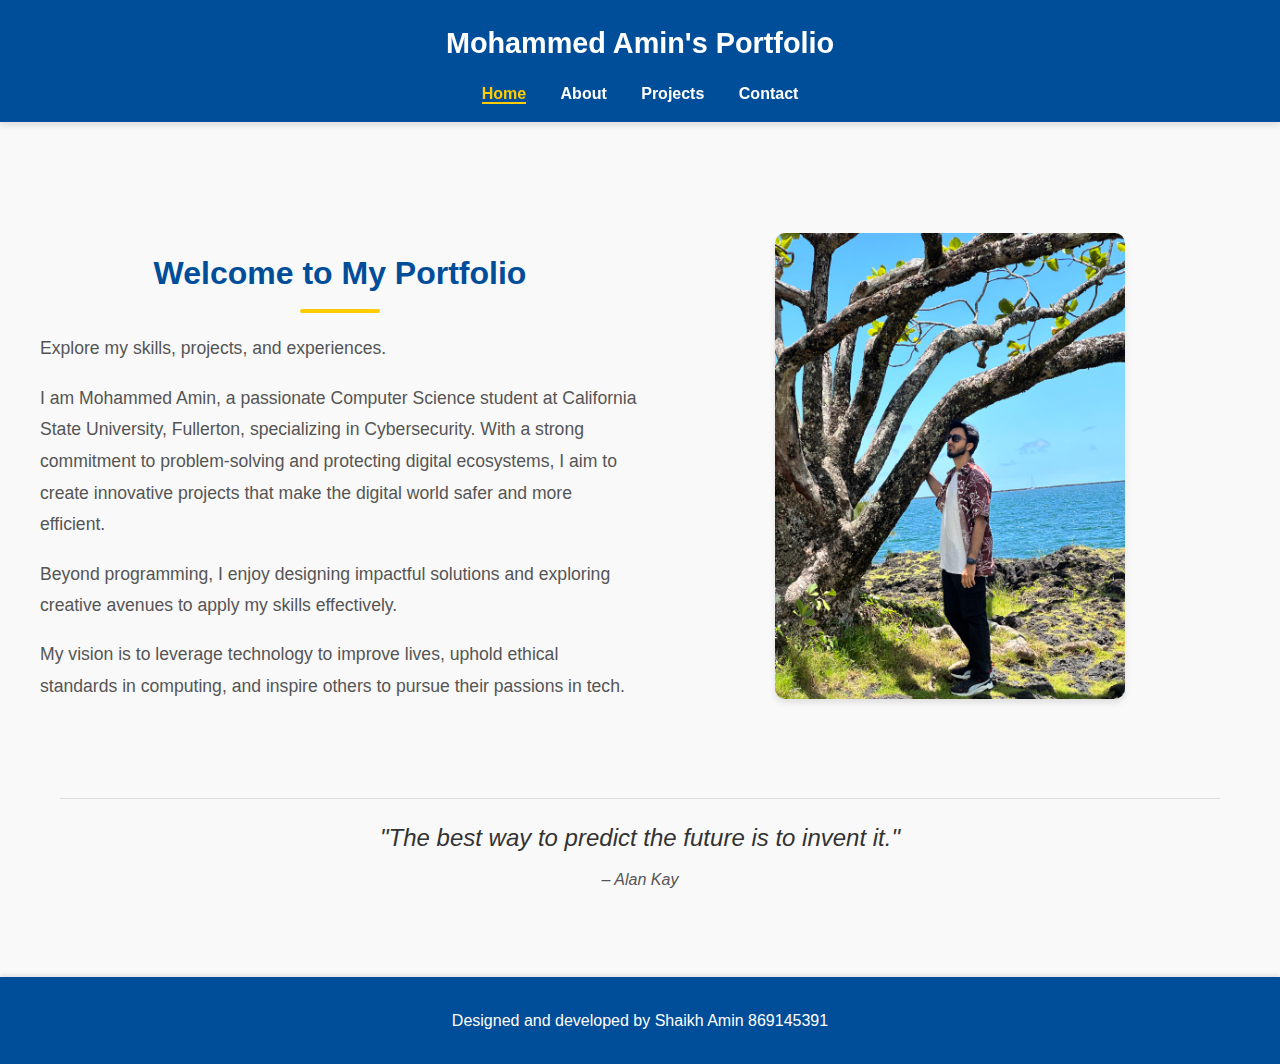
<file: index.html>
<!DOCTYPE html>
<html lang="en">
<head>
    <meta charset="UTF-8">
    <meta name="viewport" content="width=device-width, initial-scale=1.0">
    <title>Home - Mohammed Amin</title>
    <link rel="stylesheet" href="css/style.css">
</head>
<body>
    <header>
        <div class="container">
            <h1>Mohammed Amin's Portfolio</h1>
            <nav>
                <a href="index.html">Home</a>
                <a href="about.html" class="active">About</a>
                <a href="projects.html">Projects</a>
                <a href="contact.html">Contact</a>
            </nav>
        </div>
    </header>



    <section id="about">
        <div class="about-container-home">
            <div class="about-text-home">
                <h2>Welcome to My Portfolio</h2>
                <p>Explore my skills, projects, and experiences.</p>
                <p>
                    I am Mohammed Amin, a passionate Computer Science student at California State University, Fullerton, specializing in Cybersecurity. 
                    With a strong commitment to problem-solving and protecting digital ecosystems, I aim to create innovative projects that make the digital world safer and more efficient.
                </p>
                <p>
                    Beyond programming, I enjoy designing impactful solutions and exploring creative avenues to apply my skills effectively.
                </p>
                <p>
                    My vision is to leverage technology to improve lives, uphold ethical standards in computing, and inspire others to pursue their passions in tech.
                </p>
            </div>
            <div class="about-image-home">
                <img src="images/headshot.jpg" alt="Mohammed Amin's Headshot">
            </div>
        </div>
        <blockquote class="about-quote-home">
            "The best way to predict the future is to invent it."  
            <span>– Alan Kay</span>
        </blockquote>
    </section>
    



    <footer>
        <p>Designed and developed by Shaikh Amin 869145391</p>
    </footer>
    <script src="js/script.js"></script>
</body>
</html>
</file>
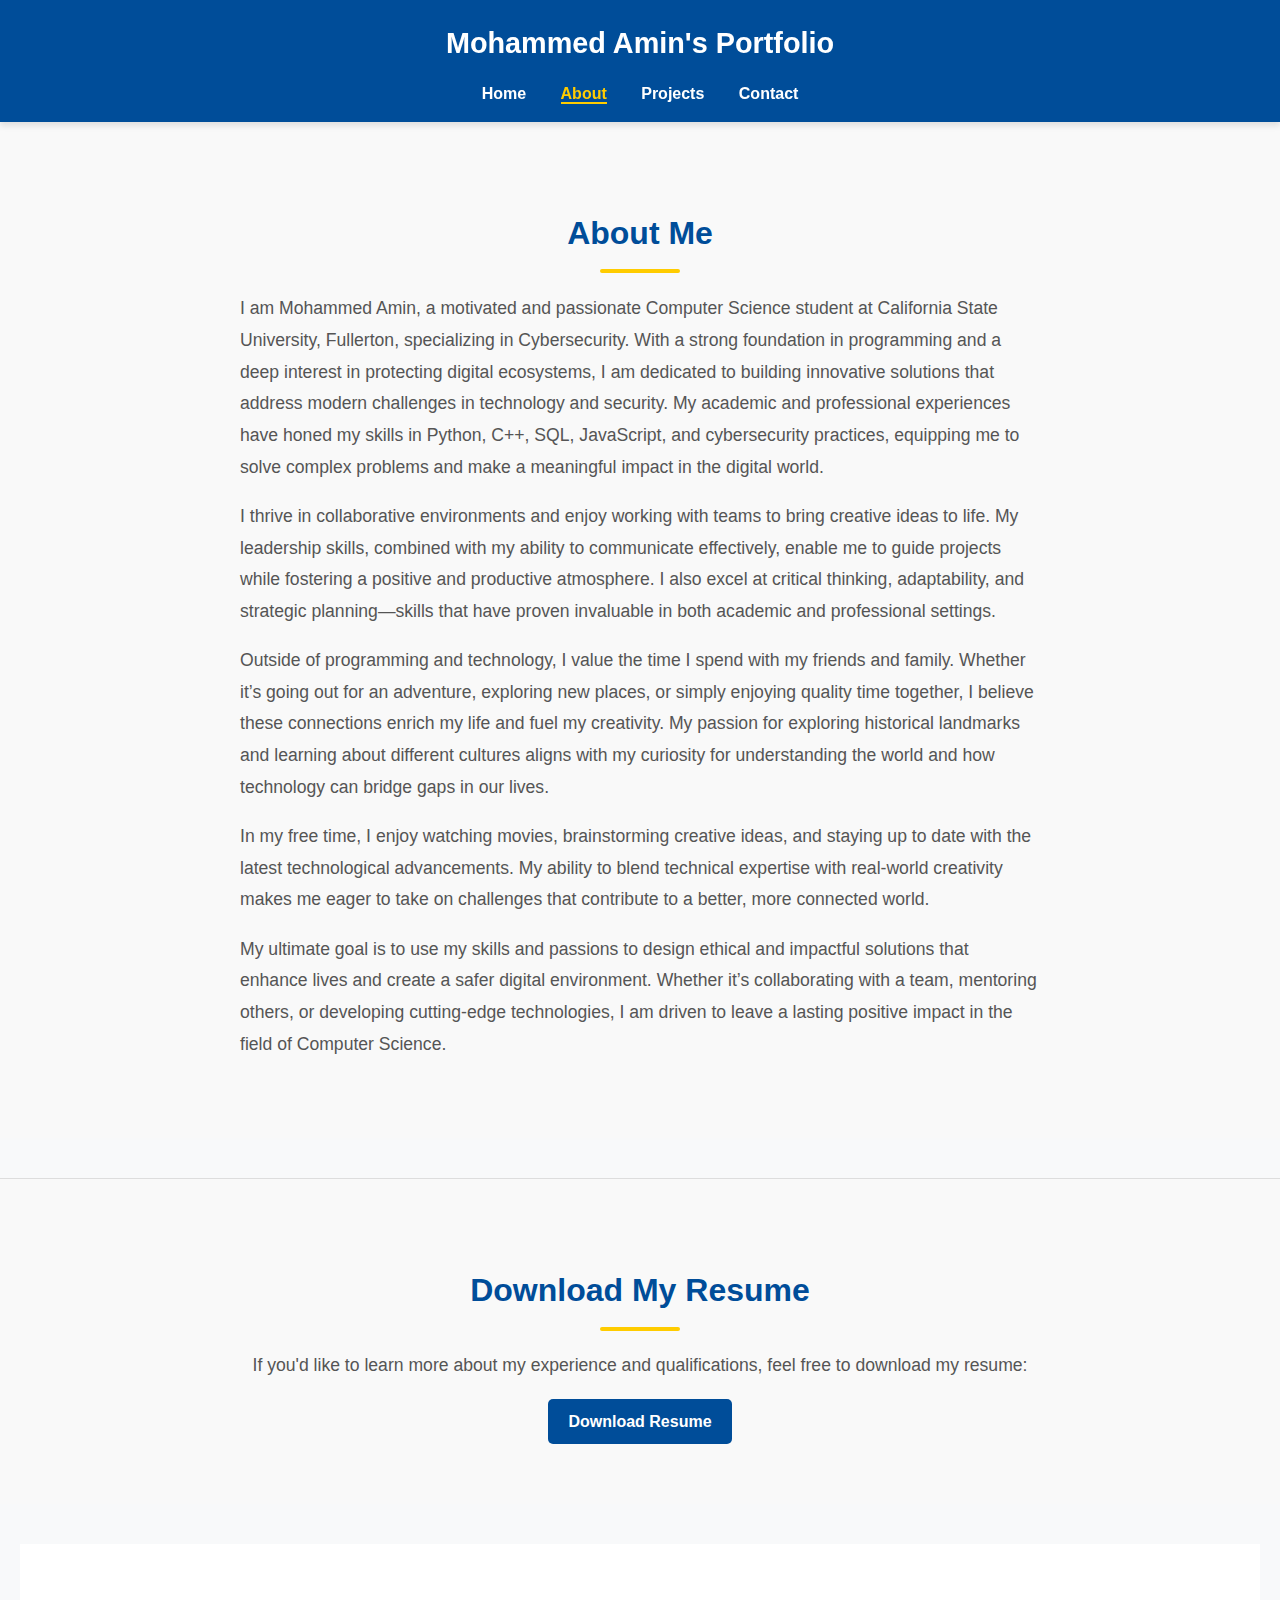
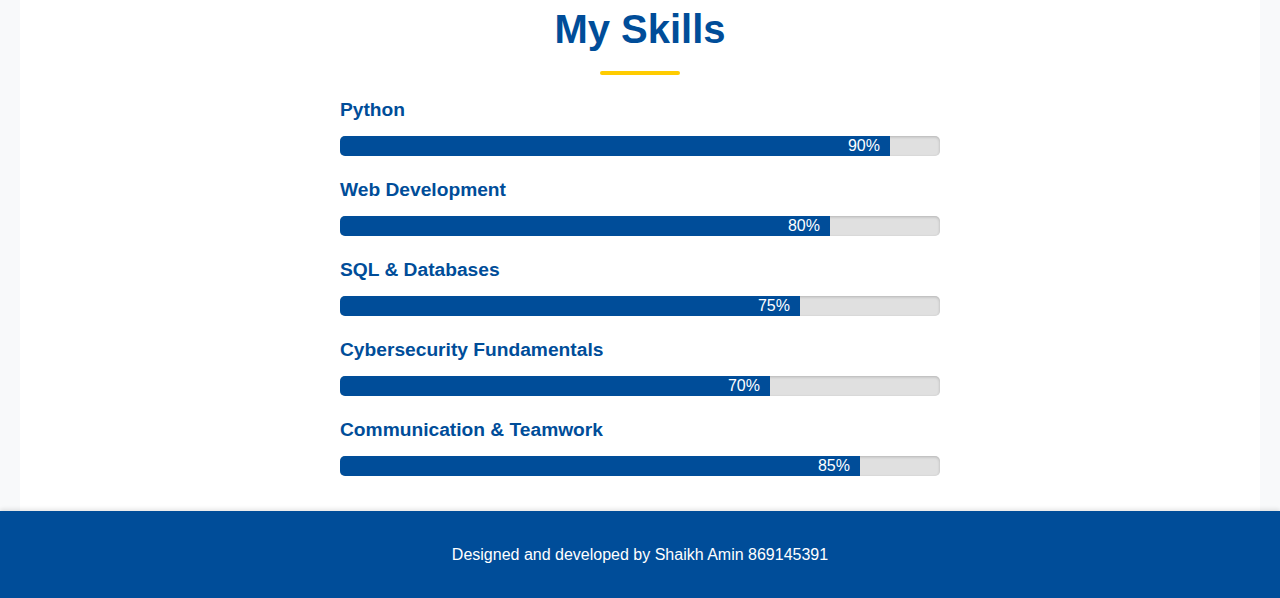
<file: about.html>
<!DOCTYPE html>
<html lang="en">
<head>
    <meta charset="UTF-8">
    <meta name="viewport" content="width=device-width, initial-scale=1.0">
    <title>About - Mohammed Amin</title>
    <link rel="stylesheet" href="css/style.css">
</head>
<body>
    <header>
        <div class="container">
            <h1>Mohammed Amin's Portfolio</h1>
            <nav>
                <a href="index.html">Home</a>
                <a href="about.html" class="active">About</a>
                <a href="projects.html">Projects</a>
                <a href="contact.html">Contact</a>
            </nav>
        </div>
    </header>

    <section id="about">
        <h2>About Me</h2>
        <div class="about-container">
            <p>
                I am Mohammed Amin, a motivated and passionate Computer Science student at California State University, Fullerton, specializing in Cybersecurity. 
                With a strong foundation in programming and a deep interest in protecting digital ecosystems, I am dedicated to building innovative solutions 
                that address modern challenges in technology and security. My academic and professional experiences have honed my skills in Python, C++, SQL, JavaScript, 
                and cybersecurity practices, equipping me to solve complex problems and make a meaningful impact in the digital world.
            <p>
                I thrive in collaborative environments and enjoy working with teams to bring creative ideas to life. My leadership skills, combined with my ability
                to communicate effectively, enable me to guide projects while fostering a positive and productive atmosphere. I also excel at critical thinking, 
                adaptability, and strategic planning—skills that have proven invaluable in both academic and professional settings.
            </p>
            <p>
                Outside of programming and technology, I value the time I spend with my friends and family. Whether it’s going out for an adventure, exploring new places, 
                or simply enjoying quality time together, I believe these connections enrich my life and fuel my creativity. My passion for exploring historical landmarks
                and learning about different cultures aligns with my curiosity for understanding the world and how technology can bridge gaps in our lives.         
            </p>
            <p>
                In my free time, I enjoy watching movies, brainstorming creative ideas, and staying up to date with the latest technological advancements. My ability 
                to blend technical expertise with real-world creativity makes me eager to take on challenges that contribute to a better, more connected world.
            </p>
            <p>
                My ultimate goal is to use my skills and passions to design ethical and impactful solutions that enhance lives and create a safer digital environment. 
                Whether it’s collaborating with a team, mentoring others, or developing cutting-edge technologies, I am driven to leave a lasting positive impact 
                in the field of Computer Science.
            </p>
        </div>
    </section>
    
        <section id="resume">
            <h2>Download My Resume</h2>
            <p>If you'd like to learn more about my experience and qualifications, feel free to download my resume:</p>
            <a href="resume/myresume.pdf" class="download-button" download>Download Resume</a>
        </section>

    <section id="skills">
        <h2>My Skills</h2>
        <div class="skill">
            <h3>Python</h3>
            <div class="skill-bar">
                <div class="proficiency" style="width: 90%;">90%</div>
            </div>
        </div>
        <div class="skill">
            <h3>Web Development</h3>
            <div class="skill-bar">
                <div class="proficiency" style="width: 80%;">80%</div>
            </div>
        </div>
        <div class="skill">
            <h3>SQL & Databases</h3>
            <div class="skill-bar">
                <div class="proficiency" style="width: 75%;">75%</div>
            </div>
        </div>
        <div class="skill">
            <h3>Cybersecurity Fundamentals</h3>
            <div class="skill-bar">
                <div class="proficiency" style="width: 70%;">70%</div>
            </div>
        </div>
        <div class="skill">
            <h3>Communication & Teamwork</h3>
            <div class="skill-bar">
                <div class="proficiency" style="width: 85%;">85%</div>
            </div>
        </div>
    </section>

    <footer>
        <p>Designed and developed by Shaikh Amin 869145391</p>
    </footer>
    <script src="js/script.js"></script>
</body>
</html>
</file>
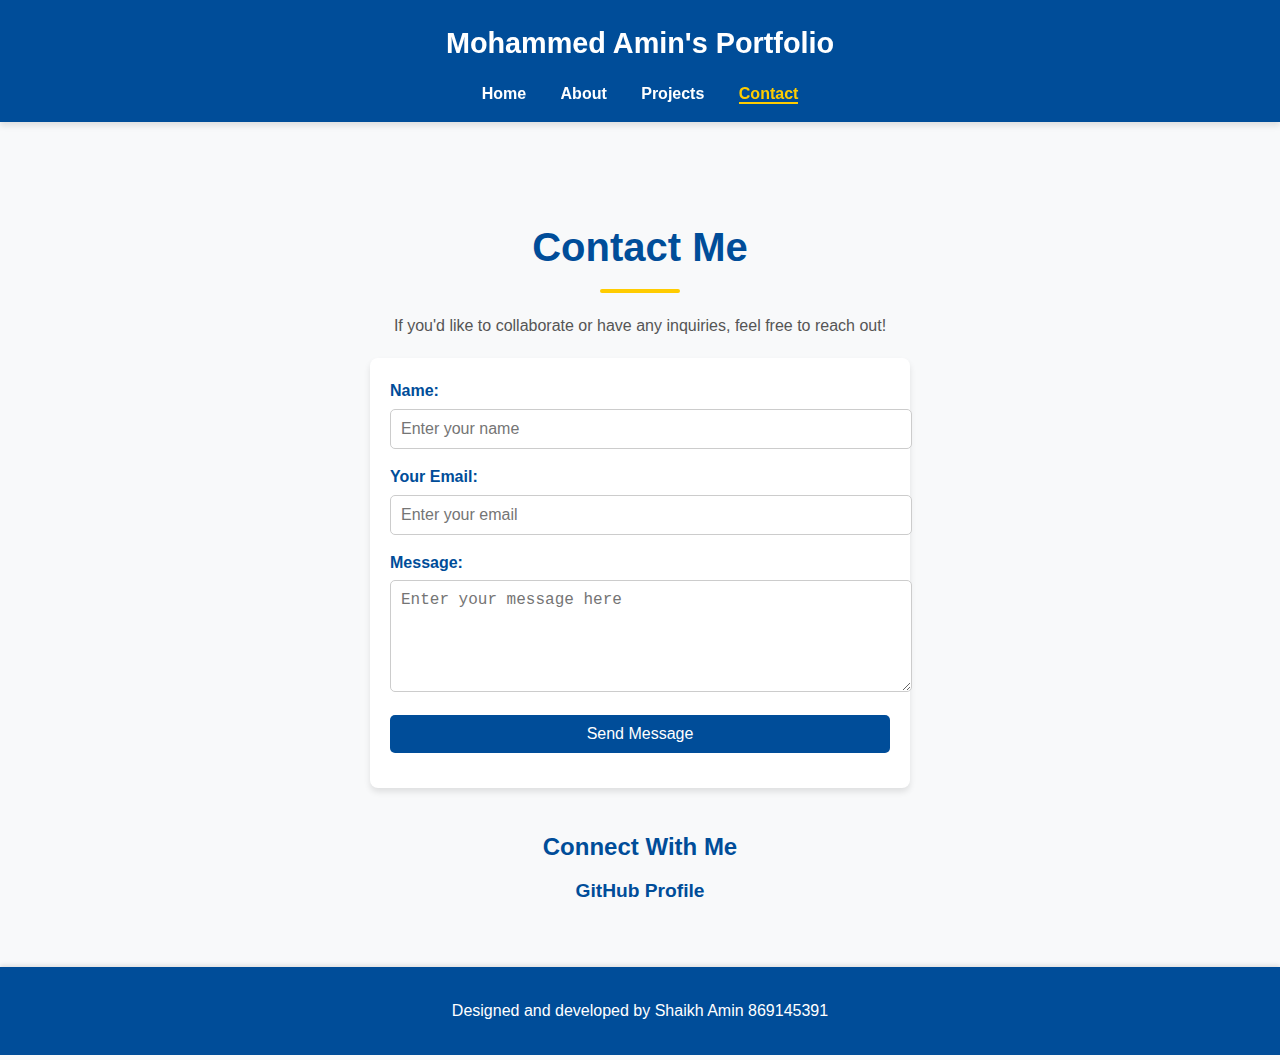
<file: contact.html>
<!DOCTYPE html>
<html lang="en">
<head>
    <meta charset="UTF-8">
    <meta name="viewport" content="width=device-width, initial-scale=1.0">
    <title>Contact - Mohammed Amin</title>
    <link rel="stylesheet" href="css/style.css">
</head>
<body>
    <header>
        <div class="container">
            <h1>Mohammed Amin's Portfolio</h1>
            <nav>
                <a href="index.html">Home</a>
                <a href="about.html">About</a>
                <a href="projects.html">Projects</a>
                <a href="contact.html" class="active">Contact</a>
            </nav>
        </div>
    </header>

    <section id="contact">
        <h2>Contact Me</h2>
        <p>If you'd like to collaborate or have any inquiries, feel free to reach out!</p>
        <form action="mailto:shaikhmohammedamin@gmail.com" method="post" enctype="text/plain">
            <label for="name">Name:</label>
            <input type="text" id="name" name="name" placeholder="Enter your name" required>

            <label for="email">Your Email:</label>
            <input type="email" id="email" name="email" placeholder="Enter your email" required>

            <label for="message">Message:</label>
            <textarea id="message" name="message" placeholder="Enter your message here" rows="5" required></textarea>

            <button type="submit">Send Message</button>
        </form>

        <div class="social-links">
            <h3>Connect With Me</h3>
            <a href="https://github.com/mohammedamin123456" target="_blank" class="social-link">GitHub Profile</a>
        </div>
    </section>

    <footer>
        <p>Designed and developed by Shaikh Amin 869145391</p>
    </footer>
</body>
</html>
</file>
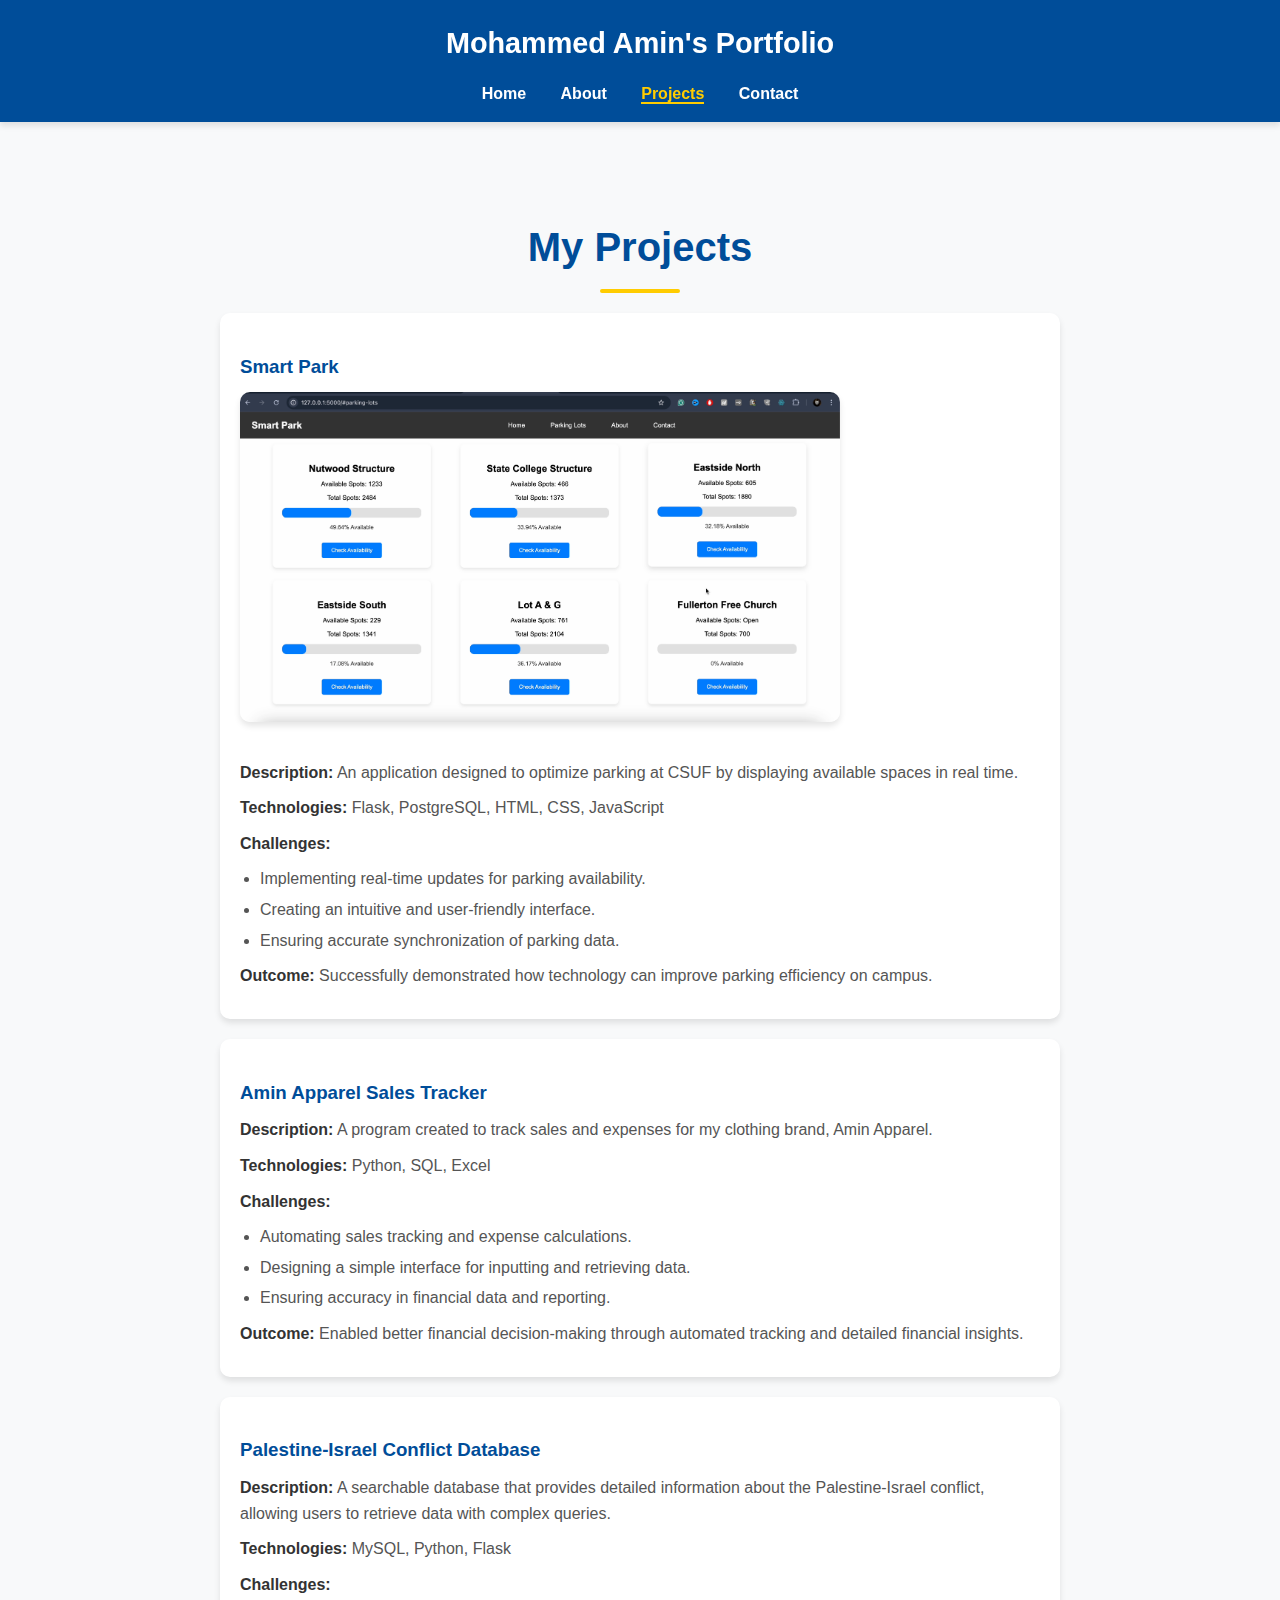
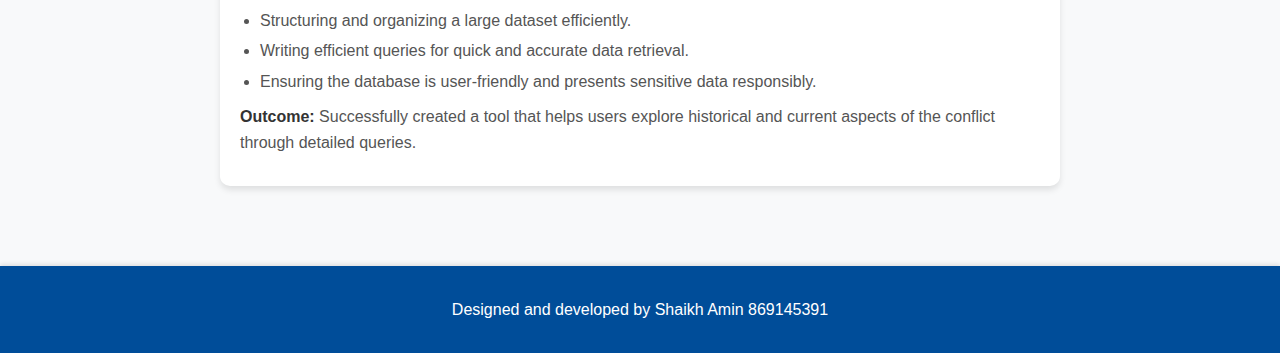
<file: projects.html>
<!DOCTYPE html>
<html lang="en">
<head>
    <meta charset="UTF-8">
    <meta name="viewport" content="width=device-width, initial-scale=1.0">
    <title>Projects - Mohammed Amin</title>
    <link rel="stylesheet" href="css/style.css">
</head>
<body>
    <header>
        <div class="container">
            <h1>Mohammed Amin's Portfolio</h1>
            <nav>
                <a href="index.html">Home</a>
                <a href="about.html">About</a>
                <a href="projects.html" class="active">Projects</a>
                <a href="contact.html">Contact</a>
            </nav>
        </div>
    </header>

    <section id="projects">
        <h2>My Projects</h2>

        <!-- Smart Park Project -->
        <div class="project-card">
            <h3>Smart Park</h3>
            <div class="project-image">
                <img src="images/smart_park.jpg" alt="Smart Park Program Screenshot">
            </div>
            <p><strong>Description:</strong> An application designed to optimize parking at CSUF by displaying available spaces in real time.</p>
            <p><strong>Technologies:</strong> Flask, PostgreSQL, HTML, CSS, JavaScript</p>
            <p><strong>Challenges:</strong></p>
            <ul>
                <li>Implementing real-time updates for parking availability.</li>
                <li>Creating an intuitive and user-friendly interface.</li>
                <li>Ensuring accurate synchronization of parking data.</li>
            </ul>
            <p><strong>Outcome:</strong> Successfully demonstrated how technology can improve parking efficiency on campus.</p>
        </div>

        <!-- Amin Apparel Project -->
        <div class="project-card">
            <h3>Amin Apparel Sales Tracker</h3>
            <p><strong>Description:</strong> A program created to track sales and expenses for my clothing brand, Amin Apparel.</p>
            <p><strong>Technologies:</strong> Python, SQL, Excel</p>
            <p><strong>Challenges:</strong></p>
            <ul>
                <li>Automating sales tracking and expense calculations.</li>
                <li>Designing a simple interface for inputting and retrieving data.</li>
                <li>Ensuring accuracy in financial data and reporting.</li>
            </ul>
            <p><strong>Outcome:</strong> Enabled better financial decision-making through automated tracking and detailed financial insights.</p>
        </div>

        <!-- Palestine-Israel Conflict Database Project -->
        <div class="project-card">
            <h3>Palestine-Israel Conflict Database</h3>
            <p><strong>Description:</strong> A searchable database that provides detailed information about the Palestine-Israel conflict, allowing users to retrieve data with complex queries.</p>
            <p><strong>Technologies:</strong> MySQL, Python, Flask</p>
            <p><strong>Challenges:</strong></p>
            <ul>
                <li>Structuring and organizing a large dataset efficiently.</li>
                <li>Writing efficient queries for quick and accurate data retrieval.</li>
                <li>Ensuring the database is user-friendly and presents sensitive data responsibly.</li>
            </ul>
            <p><strong>Outcome:</strong> Successfully created a tool that helps users explore historical and current aspects of the conflict through detailed queries.</p>
        </div>
    </section>

    <footer>
        <p>Designed and developed by Shaikh Amin 869145391</p>
    </footer>
    <script src="js/script.js"></script>
</body>
</html>
</file>
<file: css/style.css>
/* Global Styles */
body {
    font-family: 'Arial', sans-serif;
    margin: 0;
    padding: 0;
    line-height: 1.6;
    background-color: #f8f9fa;
    overflow-x: hidden;
}

/* Header Styles */
header {
    background-color: #004d99;
    color: #fff;
    padding: 15px 20px;
    position: sticky;
    top: 0;
    z-index: 1000;
    box-shadow: 0 4px 6px rgba(0, 0, 0, 0.1);
    text-align: center; /* Center aligns text and elements inside the header */
}

header .container {
    display: flex;
    flex-direction: column; /* Stack the title and nav vertically */
    justify-content: center; /* Center-align elements */
    align-items: center;
}

header h1 {
    font-size: 1.8rem;
    margin: 0; /* Remove extra margin for tight alignment */
    padding: 5px 0;
}

header nav {
    margin-top: 10px; /* Add space between the title and nav */
}

header nav a {
    color: #fff;
    text-decoration: none;
    margin: 0 15px;
    font-weight: bold;
    font-size: 1rem;
    transition: color 0.3s, transform 0.3s;
}

header nav a:hover {
    color: #ffcc00;
    transform: scale(1.1);
}

header nav a.active {
    color: #ffcc00;
    border-bottom: 2px solid #ffcc00;
}

section {
    padding: 60px 20px; /* Adjust padding to reduce vertical spacing */
    text-align: center;
    min-height: auto; /* Remove enforced height to avoid whitespace */
}

section:last-child {
    margin-bottom: 0; /* Ensure no extra space below the last section */
}

section + section {
    margin-top: 40px; /* Add controlled spacing between consecutive sections */
}

h2 {
    color: #004d99;
    font-size: 2.5rem;
    margin-bottom: 20px;
    position: relative;
    animation: fadeIn 1s ease-in-out;
}

h2::after {
    content: "";
    display: block;
    width: 80px;
    height: 4px;
    background-color: #ffcc00;
    margin: 10px auto;
    border-radius: 2px;
    animation: slideIn 1s ease-in-out;
}

p {
    color: #555;
    animation: fadeInUp 1.2s ease-in-out;
}

footer {
    background-color: #004d99;
    color: #fff;
    text-align: center;
    padding: 15px 0;
    position: relative;
    bottom: 0;
    width: 100%;
    box-shadow: 0 -2px 4px rgba(0, 0, 0, 0.1);
}
footer P {
    color: white;
}
/* Animations */
@keyframes fadeIn {
    0% {
        opacity: 0;
    }
    100% {
        opacity: 1;
    }
}

@keyframes fadeInUp {
    0% {
        opacity: 0;
        transform: translateY(20px);
    }
    100% {
        opacity: 1;
        transform: translateY(0);
    }
}

@keyframes slideIn {
    0% {
        width: 0;
    }
    100% {
        width: 80px;
    }
}

/* Cards for Projects and Skills */
.card {
    background-color: #fff;
    border-radius: 8px;
    box-shadow: 0 4px 6px rgba(0, 0, 0, 0.1);
    padding: 20px;
    margin: 20px auto;
    max-width: 600px;
    text-align: left;
    animation: fadeInUp 1.2s ease-in-out;
    transition: transform 0.3s;
}

.card:hover {
    transform: scale(1.05);
}

/* Form Styles */
form {
    max-width: 500px;
    margin: 20px auto;
    text-align: left;
    background: #fff;
    padding: 20px;
    border-radius: 8px;
    box-shadow: 0 4px 6px rgba(0, 0, 0, 0.1);
}

form label {
    display: block;
    margin-bottom: 5px;
    font-weight: bold;
    color: #004d99;
}

form input, form textarea, form button {
    width: 100%;
    padding: 10px;
    margin-bottom: 15px;
    border: 1px solid #ccc;
    border-radius: 5px;
    font-size: 1rem;
}

form input:focus, form textarea:focus {
    border-color: #004d99;
    outline: none;
    box-shadow: 0 0 5px rgba(0, 77, 153, 0.3);
}

form button {
    background-color: #004d99;
    color: #fff;
    font-size: 1rem;
    border: none;
    cursor: pointer;
    transition: background-color 0.3s, transform 0.3s;
}

form button:hover {
    background-color: #003366;
    transform: scale(1.05);
}
/* Skills Section */
#skills {
    padding: 20px 20px; /* Reduced padding to bring it closer */
    background-color: #ffffff;
    max-width: 1200px;
    margin: 0 auto;
}

.skill {
    margin: 15px auto; /* Reduced margin */
    max-width: 600px;
    text-align: left;
}

.skill h3 {
    font-size: 1.2rem;
    margin-bottom: 10px;
    color: #004d99;
}

.skill-bar {
    background: #e0e0e0;
    border-radius: 5px;
    overflow: hidden;
    position: relative;
    height: 20px;
    width: 100%;
    box-shadow: inset 0 1px 3px rgba(0, 0, 0, 0.2);
}

.proficiency {
    background-color: #004d99;
    color: #fff;
    height: 100%;
    text-align: right;
    padding-right: 10px;
    line-height: 20px;
    white-space: nowrap;
    transition: width 0.5s ease-in-out;
}
/* About Section */
#about {
    padding: 60px 20px;
    text-align: center;
    background-color: #f9f9f9;
}

#about .about-container {
    max-width: 800px; /* Limit the width of the section */
    margin: 0 auto; /* Center the content horizontally */
    text-align: left; /* Align the text to the left within the centered box */
    line-height: 1.8; /* Increase line spacing for readability */
    font-size: 1.1rem; /* Slightly increase font size */
    color: #555; /* Neutral text color */
}

#about h2 {
    text-align: center; /* Keep the heading centered */
    font-size: 2rem;
    color: #004d99;
    margin-bottom: 20px;
}

#about h2::after {
    content: "";
    display: block;
    width: 80px;
    height: 4px;
    background-color: #ffcc00;
    margin: 10px auto;
    border-radius: 2px;
}


.about-text {
    flex: 1;
    min-width: 300px;
    max-width: 600px;
    margin-right: 20px;
    text-align: left;
}

.about-text h2 {
    font-size: 2rem;
    color: #004d99;
    margin-bottom: 20px;
}

.about-text p {
    margin-bottom: 15px;
    color: #555;
    line-height: 1.6;
}

.about-image {
    flex: 1;
    min-width: 300px;
    max-width: 400px;
    text-align: center;
}

.about-image img {
    width: 100%;
    height: auto;
    border-radius: 10px;
    box-shadow: 0 4px 6px rgba(0, 0, 0, 0.1);
}

.about-quote {
    text-align: center;
    font-size: 1.5rem;
    color: #333;
    font-style: italic;
    margin-top: 40px;
    padding-top: 20px;
    border-top: 1px solid #ddd;
}

.about-quote span {
    display: block;
    font-size: 1rem;
    color: #555;
    margin-top: 10px;
}

#resume {
    padding: 60px 20px;
    text-align: center;
    background-color: #f9f9f9;
    border-top: 1px solid #ddd;
    margin-top: 40px;
    margin-bottom: 40px;
}

#resume h2 {
    font-size: 2rem;
    color: #004d99;
    margin-bottom: 20px;
}

#resume p {
    color: #555;
    margin-bottom: 20px;
    font-size: 1.1rem;
}

.download-button {
    display: inline-block;
    padding: 10px 20px;
    font-size: 1rem;
    font-weight: bold;
    color: #fff;
    background-color: #004d99;
    text-decoration: none;
    border-radius: 5px;
    transition: background-color 0.3s, transform 0.2s;
}

.download-button:hover {
    background-color: #003366;
    transform: scale(1.05);
}

/* About Section for Home Page */
.about-container-home {
    display: flex;
    flex-wrap: wrap; /* Makes it responsive for smaller screens */
    align-items: center;
    justify-content: space-between;
    max-width: 1200px;
    margin: 0 auto;
    padding: 40px 20px;
}

.about-text-home {
    flex: 2;
    max-width: 600px; /* Restrict text width */
    margin-right: 20px; /* Space between text and image */
    text-align: left;
}

.about-text-home h2 {
    font-size: 2rem;
    color: #004d99;
    margin-bottom: 20px;
}

.about-text-home p {
    margin-bottom: 15px;
    color: #555;
    line-height: 1.8;
    font-size: 1.1rem;
}

.about-image-home {
    flex: 1; /* Allow image to take less space */
    text-align: center;
}

.about-image-home img {
    width: 100%;
    max-width: 350px; /* Restrict image size */
    height: auto;
    border-radius: 10px;
    box-shadow: 0 4px 6px rgba(0, 0, 0, 0.1);
}

.about-quote-home {
    text-align: center;
    font-size: 1.5rem;
    color: #333;
    font-style: italic;
    margin-top: 40px;
    padding-top: 20px;
    border-top: 1px solid #ddd;
}

.about-quote-home span {
    display: block;
    font-size: 1rem;
    color: #555;
    margin-top: 10px;
}
.project-card {
    background: #fff;
    border-radius: 10px;
    box-shadow: 0 4px 6px rgba(0, 0, 0, 0.1);
    margin: 20px auto;
    padding: 20px;
    max-width: 800px;
    text-align: left;
}

.project-card h3 {
    color: #004d99;
    margin-bottom: 10px;
}

.project-card p {
    margin: 10px 0;
    line-height: 1.6;
    color: #555;
}

.project-card ul {
    margin: 10px 0;
    padding-left: 20px;
    color: #555;
}

.project-card ul li {
    margin-bottom: 5px;
}

.project-card strong {
    color: #333;
}

/* Project Image */
.project-image img {
    width: 100%;
    max-width: 600px;
    height: auto;
    border-radius: 10px;
    margin-bottom: 20px;
    box-shadow: 0 4px 6px rgba(0, 0, 0, 0.1);
}
/* Social Links Section */
.social-links {
    text-align: center;
    margin-top: 40px;
}

.social-links h3 {
    font-size: 1.5rem;
    color: #004d99;
    margin-bottom: 10px;
}

.social-link {
    font-size: 1.2rem;
    color: #004d99;
    text-decoration: none;
    font-weight: bold;
    transition: color 0.3s ease;
}

.social-link:hover {
    color: #ffcc00;
}
</file>
